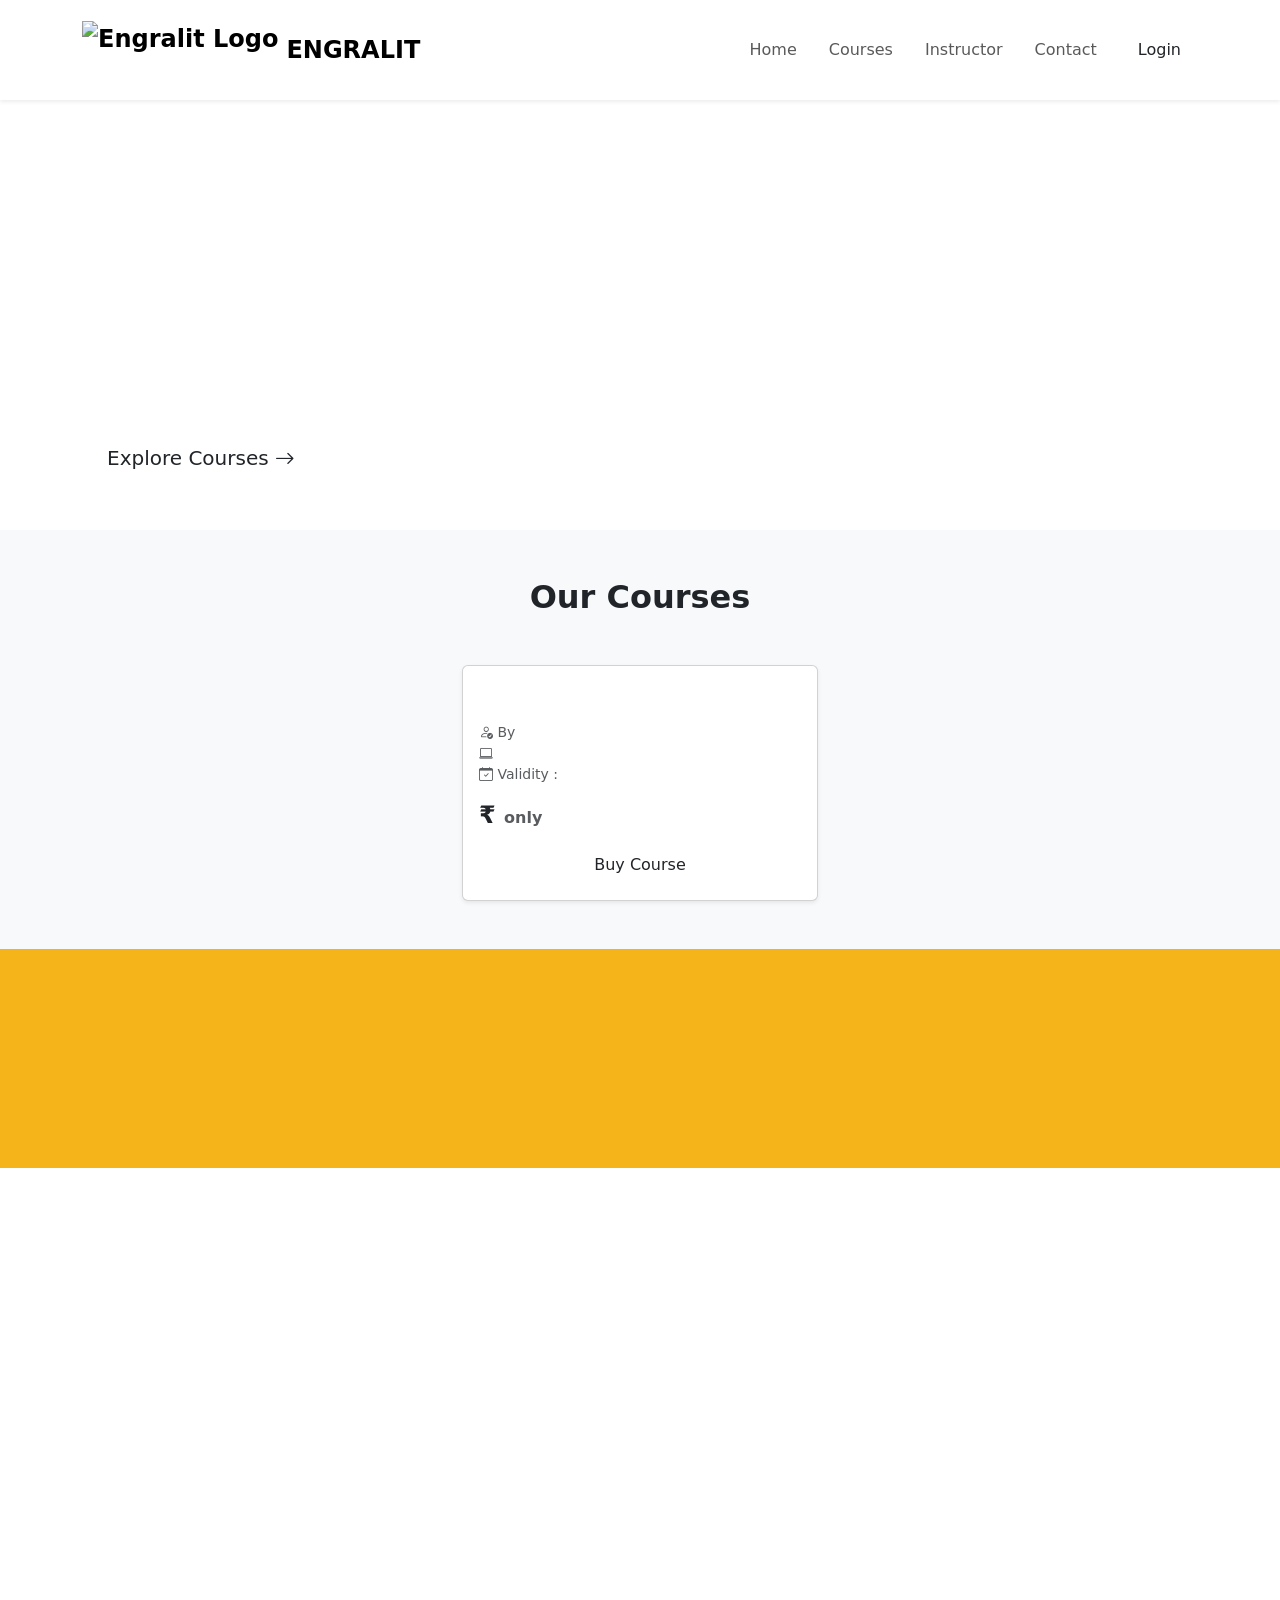
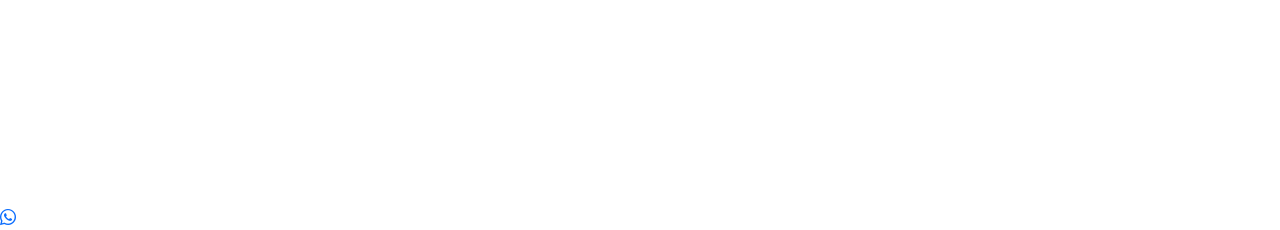
<file: engralit-website/target/classes/templates/index.html>
<!DOCTYPE html>
<html lang="en" xmlns:th="http://www.thymeleaf.org">
<head>
    <meta charset="UTF-8">
    <meta name="viewport" content="width=device-width, initial-scale=1.0">
    <title>Engralit - Your English Success Partner</title>

    <!-- Bootstrap CSS -->
    <link href="https://cdn.jsdelivr.net/npm/bootstrap@5.3.3/dist/css/bootstrap.min.css" rel="stylesheet">

    <!-- Bootstrap Icons -->
    <link rel="stylesheet" href="https://cdn.jsdelivr.net/npm/bootstrap-icons@1.11.3/font/bootstrap-icons.css">

    <!-- Custom CSS -->
    <link rel="stylesheet" th:href="@{/css/style.css}">

    <!-- Scroll zoom-in animation -->
    <style>
        .zoom-in-scroll {
            opacity: 0;
            transform: scale(0.85);
            transition: opacity 0.8s ease-out, transform 0.8s ease-out;
        }
        .zoom-in-scroll.visible {
            opacity: 1;
            transform: scale(1);
        }
        .bio-delay {
            transition-delay: 0.15s;
        }
    </style>
</head>
<body>

<!-- ===== NAVBAR ===== -->
<nav class="navbar navbar-expand-lg navbar-light bg-white shadow-sm sticky-top py-3">
    <div class="container">
        <a class="navbar-brand fw-bold fs-4 d-flex align-items-center gap-2" href="/">
            <img th:src="@{/images/logo.png}" alt="Engralit Logo" height="58">
            <span class="text-navy">ENGRALIT</span>
        </a>

        <button class="navbar-toggler" type="button" data-bs-toggle="collapse" data-bs-target="#navMenu">
            <span class="navbar-toggler-icon"></span>
        </button>

        <div class="collapse navbar-collapse justify-content-end" id="navMenu">
            <ul class="navbar-nav gap-3 align-items-center">
                <li class="nav-item"><a class="nav-link" href="/">Home</a></li>
                <li class="nav-item"><a class="nav-link" href="#courses">Courses</a></li>
                <li class="nav-item"><a class="nav-link" href="#instructor">Instructor</a></li>
                <li class="nav-item"><a class="nav-link" href="#contact">Contact</a></li>
                <li class="nav-item">
                    <a class="btn btn-gold px-3" href="/login">Login</a>
                </li>
            </ul>
        </div>
    </div>
</nav>

<!-- ===== HERO ===== -->
<section class="hero-section text-white">
    <div class="container py-5">
        <div class="row align-items-center">
            <div class="col-lg-7">
                <span class="badge bg-gold text-navy mb-3 px-3 py-2">
                    Your Path to JRF & Assistant Professor
                </span>

                <h1 class="display-4 fw-bold">
                    Target NET/SET
                    <span class="text-gold">English</span>
                </h1>

                <p class="lead mt-3">
                    Complete Preparation for UGC NET & SET Exams —
                    Literature, Linguistics, Literary Criticism & ELT.
                </p>

                <a href="#courses" class="btn btn-gold btn-lg mt-3 px-4">
                    Explore Courses
                    <i class="bi bi-arrow-right"></i>
                </a>
            </div>
        </div>
    </div>
</section>

<!-- ===== COURSES ===== -->
<section id="courses" class="py-5 bg-light">
    <div class="container">

        <h2 class="text-center fw-bold mb-5 text-navy">
            Our Courses
        </h2>

        <div class="row g-4 justify-content-center">

            <div class="col-md-6 col-lg-4"
                 th:each="course : ${courses}">

                <div class="card course-card h-100 shadow-sm">

                    <div class="card-body d-flex flex-column">

                        <span class="badge bg-navy mb-2 align-self-start"
                              th:text="${course.durationDays} + ' Days Crash Course'">
                        </span>

                        <h5 class="card-title fw-bold"
                            th:text="${course.title}">
                        </h5>

                        <p class="card-text text-muted"
                           th:text="${course.tagline}">
                        </p>

                        <ul class="list-unstyled small text-muted mb-3">

                            <li>
                                <i class="bi bi-person-check text-navy"></i>
                                By
                                <span th:text="${course.facultyName}"></span>
                            </li>

                            <li>
                                <i class="bi bi-laptop text-navy"></i>
                                <span th:text="${course.mode}"></span>
                            </li>

                            <li>
                                <i class="bi bi-calendar-check text-navy"></i>
                                Validity :
                                <span th:text="${course.validity}"></span>
                            </li>

                        </ul>

                        <div class="mt-auto">

                            <h4 class="text-navy fw-bold mb-3">
                                ₹ <span th:text="${course.price}"></span>
                                <small class="text-muted fs-6">only</small>
                            </h4>

                            <a th:href="@{'/course/' + ${course.id}}"
                               class="btn btn-navy w-100">
                                Buy Course
                            </a>

                        </div>

                    </div>

                </div>

            </div>

        </div>

    </div>
</section>
<!-- ===== KNOW YOUR INSTRUCTOR BANNER ===== -->
<section class="py-5" style="background-color: #f4b41a;">
    <div class="container text-center zoom-in-scroll">
        <h4 class="fw-bold text-navy mb-2" style="letter-spacing: 1px;">KNOW YOUR INSTRUCTOR</h4>
        <h2 class="fw-bold text-dark mb-4">M. BALAJI</h2>

        <div class="d-flex flex-wrap justify-content-center align-items-center gap-3">
            <span class="fw-semibold text-dark">Government School Teacher</span>
            <span class="rounded-circle bg-white" style="width:8px;height:8px;"></span>
            <span class="fw-semibold text-dark">NET/SET Qualified</span>
            <span class="rounded-circle bg-white" style="width:8px;height:8px;"></span>
            <span class="fw-semibold text-dark">5-10 yrs Teaching Experience</span>
        </div>
    </div>
</section>

<!-- ===== MEET YOUR INSTRUCTOR ===== -->
<section id="instructor" class="py-5 bg-white">

    <div class="container">

        <div class="row align-items-center g-5">

            <!-- Photo -->
            <div class="col-lg-5 text-center">

                <img th:src="@{/images/instructor.png}"
                     alt="M. Balaji"
                     class="rounded-circle shadow zoom-in-scroll"
                     style="width:280px;height:280px;object-fit:cover;border:6px solid #f4b41a;">

            </div>

            <!-- Details -->
            <div class="col-lg-7 zoom-in-scroll bio-delay">

                <span class="badge bg-warning text-dark px-3 py-2 mb-3">
                    Meet Your Instructor
                </span>

                <h2 class="fw-bold text-navy mb-3">
                    M. BALAJI
                </h2>

                <div class="d-flex flex-wrap gap-3 mb-4">

                    <span>
                        <i class="bi bi-patch-check-fill text-warning"></i>
                        Government School Teacher
                    </span>

                    <span>
                        <i class="bi bi-patch-check-fill text-warning"></i>
                        NET / SET Qualified
                    </span>

                    <span>
                        <i class="bi bi-patch-check-fill text-warning"></i>
                        5+ Years Teaching Experience
                    </span>

                </div>

                <p class="text-muted" style="line-height:1.9;font-size:17px;">

                    Hello! I am <strong>M. Balaji</strong>, a passionate English educator dedicated to helping students succeed in UGC NET and SET examinations.

                    My teaching focuses on English Literature, Linguistics, Literary Criticism and ELT with practical, exam-oriented strategies.

                    Hundreds of students have benefited from my structured approach, simplified explanations and classroom-tested methods.

                </p>

                <a href="#courses"
                   class="btn btn-navy px-4 mt-2">

                    Explore My Courses

                    <i class="bi bi-arrow-right"></i>

                </a>

            </div>

        </div>

    </div>

</section>

<!-- ===== FOOTER ===== -->
<footer id="contact" class="bg-navy text-white py-4">

    <div class="container text-center">

        <p class="mb-1 fw-bold">
            ENGRALIT — Your English Success Partner
        </p>

        <p class="mb-0">
            <i class="bi bi-telephone"></i>
            7799691771
        </p>

    </div>

</footer>

<!-- WhatsApp -->
<a href="https://wa.me/917799691771"
   target="_blank"
   class="whatsapp-float">

    <i class="bi bi-whatsapp"></i>

</a>

<script src="https://cdn.jsdelivr.net/npm/bootstrap@5.3.3/dist/js/bootstrap.bundle.min.js"></script>

<script>
    document.addEventListener('DOMContentLoaded', function () {
        const zoomEls = document.querySelectorAll('.zoom-in-scroll');
        const observer = new IntersectionObserver((entries) => {
            entries.forEach(entry => {
                if (entry.isIntersecting) {
                    entry.target.classList.add('visible');
                } else {
                    entry.target.classList.remove('visible');
                }
            });
        }, { threshold: 0.3 });

        zoomEls.forEach(el => observer.observe(el));
    });
</script>


</body>
</html>
</file>
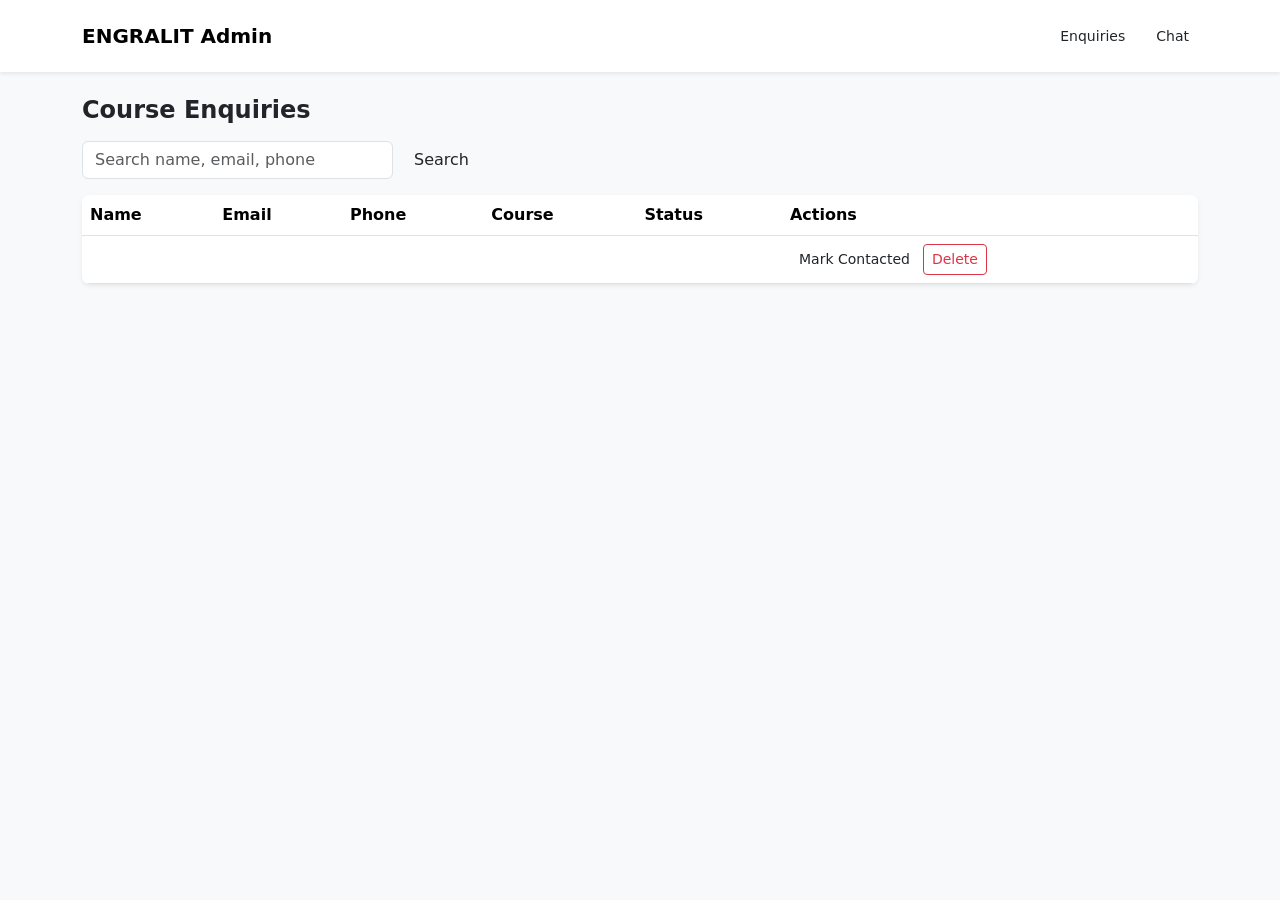
<file: engralit-website/target/classes/templates/admin-enquiries.html>
<!DOCTYPE html>
<html lang="en" xmlns:th="http://www.thymeleaf.org">
<head>
    <meta charset="UTF-8">
    <title>Admin - Enquiries</title>
    <link href="https://cdn.jsdelivr.net/npm/bootstrap@5.3.3/dist/css/bootstrap.min.css" rel="stylesheet">
    <link rel="stylesheet" href="https://cdn.jsdelivr.net/npm/bootstrap-icons@1.11.3/font/bootstrap-icons.css">
    <link rel="stylesheet" th:href="@{/css/style.css}">
</head>
<body class="bg-light">

<nav class="navbar navbar-light bg-white shadow-sm py-3">
    <div class="container">
        <a class="navbar-brand fw-bold text-navy" href="/">ENGRALIT Admin</a>
        <div>
            <a href="/admin/enquiries" class="btn btn-outline-navy btn-sm me-2">Enquiries</a>
            <a href="/admin/chat" class="btn btn-outline-navy btn-sm">Chat</a>
        </div>
    </div>
</nav>

<div class="container py-4">
    <h4 class="fw-bold text-navy mb-3">Course Enquiries</h4>

    <form method="get" class="d-flex mb-3" style="max-width:400px;">
        <input type="text" name="search" th:value="${search}" class="form-control me-2" placeholder="Search name, email, phone">
        <button class="btn btn-navy">Search</button>
    </form>

    <div class="table-responsive bg-white rounded-3 shadow-sm">
        <table class="table table-hover mb-0 align-middle">
            <thead>
            <tr>
                <th>Name</th><th>Email</th><th>Phone</th><th>Course</th><th>Status</th><th>Actions</th>
            </tr>
            </thead>
            <tbody>
            <tr th:each="e : ${enquiries}">
                <td th:text="${e.fullName}"></td>
                <td th:text="${e.email}"></td>
                <td th:text="${e.phone}"></td>
                <td th:text="${e.courseName}"></td>
                <td>
                    <span class="badge" th:classappend="${e.status == 'NEW'} ? 'bg-warning text-dark' : 'bg-success'"
                          th:text="${e.status}"></span>
                </td>
                <td class="d-flex gap-1">
                    <form th:action="@{'/admin/enquiries/' + ${e.id} + '/contacted'}" method="post">
                        <button class="btn btn-sm btn-outline-navy" th:disabled="${e.status == 'CONTACTED'}">Mark Contacted</button>
                    </form>
                    <form th:action="@{'/admin/enquiries/' + ${e.id} + '/delete'}" method="post"
                          onsubmit="return confirm('Delete this enquiry?');">
                        <button class="btn btn-sm btn-outline-danger">Delete</button>
                    </form>
                </td>
            </tr>
            </tbody>
        </table>
    </div>
</div>

</body>
</html>
</file>
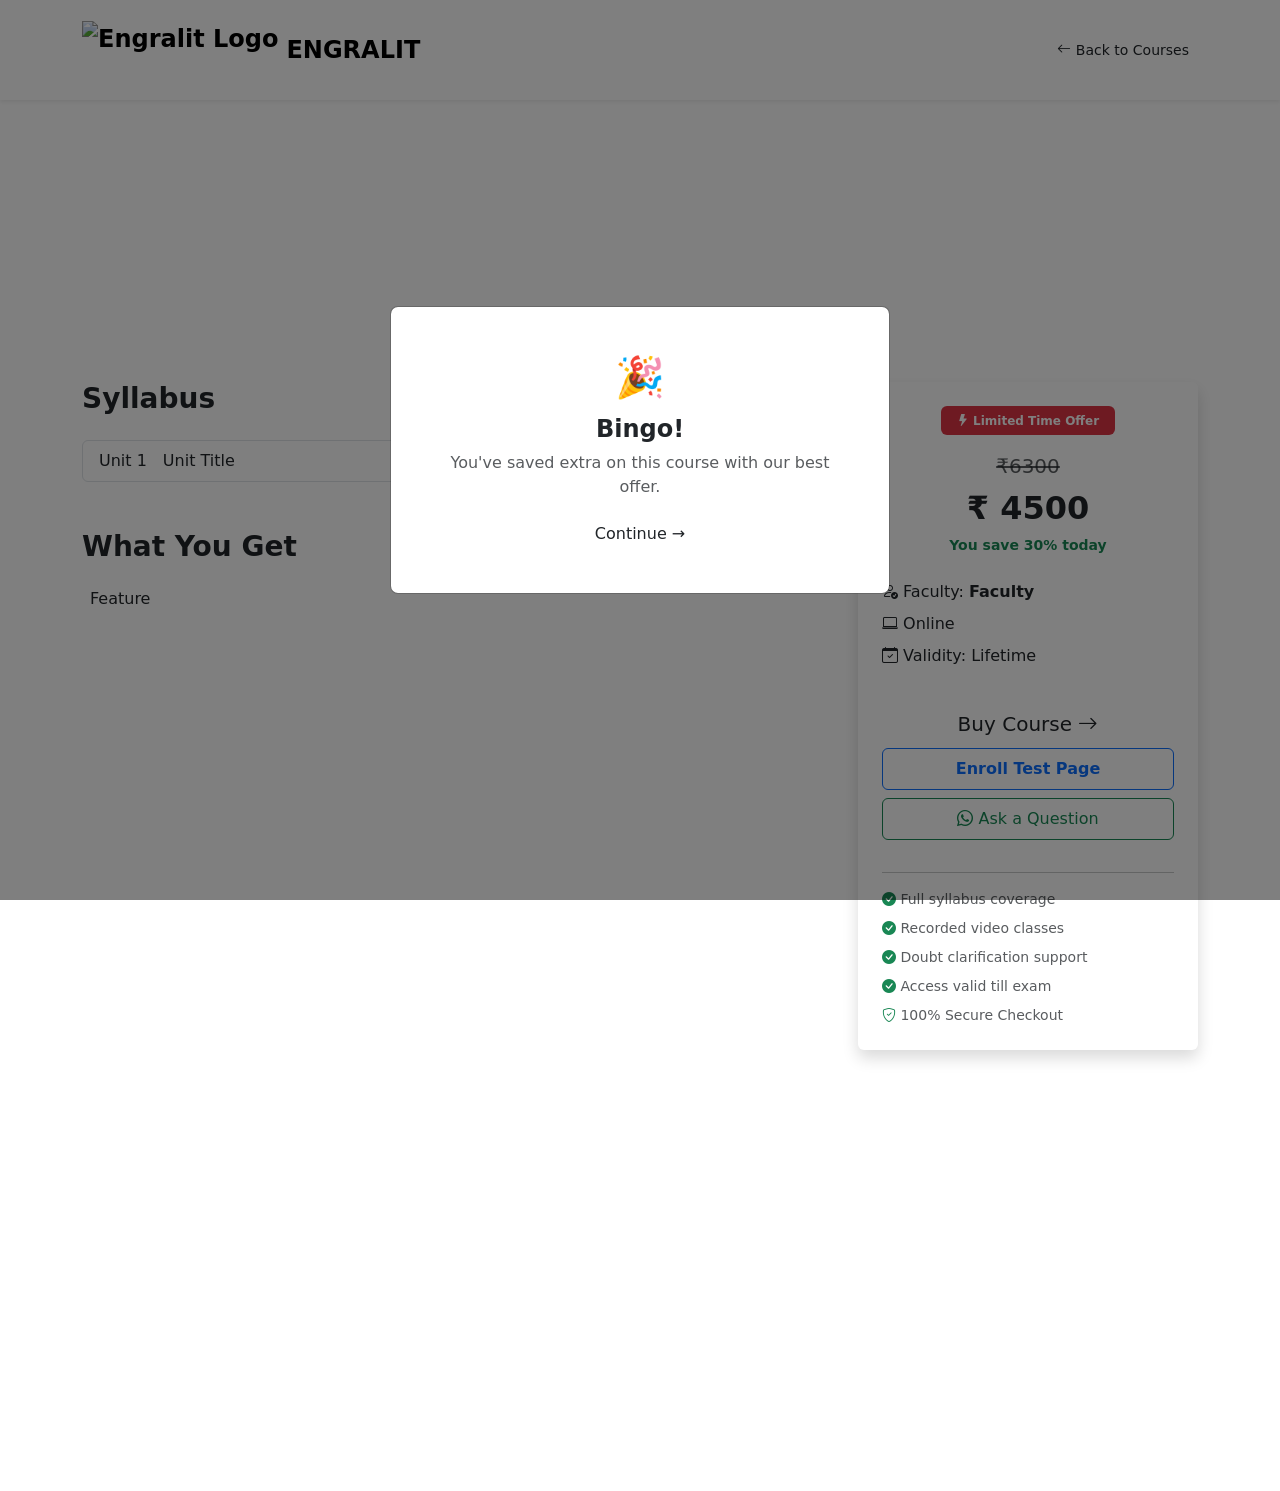
<file: engralit-website/target/classes/templates/course-detail.html>
<!DOCTYPE html>
<html lang="en" xmlns:th="http://www.thymeleaf.org">
<head>
    <meta charset="UTF-8">
    <meta name="viewport" content="width=device-width, initial-scale=1.0">
    <title th:text="${course.title} + ' | Engralit'">Course Detail</title>

    <link href="https://cdn.jsdelivr.net/npm/bootstrap@5.3.3/dist/css/bootstrap.min.css" rel="stylesheet">
    <link rel="stylesheet" href="https://cdn.jsdelivr.net/npm/bootstrap-icons@1.11.3/font/bootstrap-icons.css">
    <link rel="stylesheet" th:href="@{/css/style.css}">

    <!-- ===== ZOOM-IN-SCROLL CSS ===== -->
    <style>
        .zoom-in-scroll {
            opacity: 0;
            transform: scale(0.85);
            transition: opacity 0.8s ease-out, transform 0.8s ease-out;
        }
        .zoom-in-scroll.visible {
            opacity: 1;
            transform: scale(1);
        }
        .bio-delay {
            transition-delay: 0.15s;
        }
    </style>
</head>
<body>

<!-- Navbar -->
<nav class="navbar navbar-light bg-white shadow-sm py-3">
    <div class="container">
        <a class="navbar-brand fw-bold fs-4 text-navy d-flex align-items-center gap-2" href="/">
            <img th:src="@{/images/logo.png}" alt="Engralit Logo" height="58">
            ENGRALIT
        </a>

        <a href="/" class="btn btn-outline-navy btn-sm">
            <i class="bi bi-arrow-left"></i> Back to Courses
        </a>
    </div>
</nav>

<!-- Hero -->
<section class="hero-section text-white py-5">
    <div class="container">

        <span class="badge bg-gold text-navy mb-2 px-3 py-2"
              th:text="${course.durationDays} + ' Days Target Course'">
            60 Days
        </span>

        <h1 class="fw-bold" th:text="${course.title}">
            Course Title
        </h1>

        <p class="lead" th:text="${course.tagline}">
            Tagline
        </p>

    </div>
</section>

<!-- Main Content -->
<section class="container py-5">
    <div class="row g-5">

        <!-- LEFT SIDE -->
        <div class="col-lg-8">

            <h3 class="fw-bold text-navy mb-4">
                Syllabus
            </h3>

            <div class="list-group">

                <div class="list-group-item d-flex align-items-center gap-3"
                     th:each="unit : ${course.syllabusUnits}">

                    <span class="unit-badge"
                          th:text="'Unit ' + ${unit.unitNo}">
                        Unit 1
                    </span>

                    <span th:text="${unit.unitTitle}">
                        Unit Title
                    </span>

                </div>

            </div>

            <h3 class="fw-bold text-navy mt-5 mb-4">
                What You Get
            </h3>

            <div class="row g-3">

                <div class="col-6"
                     th:each="feature : ${course.features}">

                    <div class="d-flex align-items-center gap-2">

                        <i th:class="'bi ' + ${feature.iconClass} + ' text-gold fs-4'"></i>

                        <span th:text="${feature.featureText}">
                            Feature
                        </span>

                    </div>

                </div>

            </div>

        </div>

        <!-- RIGHT SIDE BUY BOX -->
        <div class="col-lg-4">

            <div class="card shadow border-0 sticky-top" style="top:100px;">

                <div class="card-body p-4">

                    <!-- Offer Badge -->
                    <div class="text-center mb-3">
                        <span class="badge bg-danger px-3 py-2">
                            <i class="bi bi-lightning-fill"></i>
                            Limited Time Offer
                        </span>
                    </div>

                    <!-- Price -->
                    <div class="text-center mb-4">

                        <span class="text-muted text-decoration-line-through fs-5"
                              th:text="'₹' + ${course.price * 1.4}">
                            ₹6300
                        </span>

                        <h2 class="text-navy fw-bold mt-2">
                            ₹ <span th:text="${course.price}">4500</span>
                        </h2>

                        <p class="text-success fw-bold small mb-0">
                            You save 30% today
                        </p>

                    </div>

                    <!-- Course Details -->
                    <ul class="list-unstyled mb-4">

                        <li class="mb-2">
                            <i class="bi bi-person-check text-navy"></i>
                            Faculty:
                            <strong th:text="${course.facultyName}">
                                Faculty
                            </strong>
                        </li>

                        <li class="mb-2">
                            <i class="bi bi-laptop text-navy"></i>
                            <span th:text="${course.mode}">
                                Online
                            </span>
                        </li>

                        <li class="mb-2">
                            <i class="bi bi-calendar-check text-navy"></i>
                            Validity:
                            <span th:text="${course.validity}">
                                Lifetime
                            </span>
                        </li>

                    </ul>

                    <!-- Main Buy Button -->
                    <a th:href="@{'/enquiry/' + ${course.id}}"
                       class="btn btn-gold w-100 btn-lg mt-2">
                        Buy Course <i class="bi bi-arrow-right"></i>
                    </a>

                    <!-- Test Enroll -->
                    <a th:href="@{'/enroll-test/' + ${course.id}}"
                       class="btn btn-outline-primary w-100 mb-2 py-2 fw-bold">
                        Enroll Test Page
                    </a>

                    <!-- WhatsApp -->
                    <a th:href="'https://wa.me/91' + ${course.contactNumber}"
                       target="_blank"
                       class="btn btn-outline-success w-100 py-2 mb-3">

                        <i class="bi bi-whatsapp"></i>
                        Ask a Question

                    </a>

                    <hr>

                    <!-- Features -->
                    <ul class="list-unstyled text-start small text-muted mb-0">

                        <li class="mb-2">
                            <i class="bi bi-check-circle-fill text-success"></i>
                            Full syllabus coverage
                        </li>

                        <li class="mb-2">
                            <i class="bi bi-check-circle-fill text-success"></i>
                            Recorded video classes
                        </li>

                        <li class="mb-2">
                            <i class="bi bi-check-circle-fill text-success"></i>
                            Doubt clarification support
                        </li>

                        <li class="mb-2">
                            <i class="bi bi-check-circle-fill text-success"></i>
                            Access valid till exam
                        </li>

                        <li>
                            <i class="bi bi-shield-check text-success"></i>
                            100% Secure Checkout
                        </li>

                    </ul>

                </div>

            </div>

        </div>

    </div>
</section>

<!-- ===== INSTRUCTOR BIO with ZOOM-IN-SCROLL ===== -->
<section class="py-5 bg-white">
    <div class="container">
        <div class="row align-items-center g-5">

            <!-- PHOTO with zoom-in-scroll -->
            <div class="col-lg-5 text-center">
                <img th:src="@{/images/instructor.png}" alt="M. Balaji"
                     class="img-fluid rounded-4 shadow zoom-in-scroll"
                     style="width:280px;height:280px;object-fit:cover;border:6px solid #f4b41a;">
            </div>

            <!-- BIO with zoom-in-scroll + delay -->
            <div class="col-lg-7 zoom-in-scroll bio-delay">
                <p class="text-muted" style="font-size: 1.05rem; line-height: 1.8;">
                    Hello! I am M. Balaji, and I'm excited to be your guide and mentor on this learning journey.
                    As a serving <strong>Government School Teacher</strong> with hands-on classroom experience,
                    I specialize in English Literature, Linguistics, Literary Criticism, and ELT — helping students
                    crack UGC NET and SET exams with confidence. My teaching approach combines exam-focused strategy
                    with real classroom-tested methods to help you succeed.
                </p>
            </div>

        </div>
    </div>
</section>

<!-- Footer -->
<footer class="bg-navy text-white py-4">

    <div class="container text-center">

        <p class="mb-1 fw-bold">
            ENGRALIT — Your English Success Partner
        </p>

        <p class="mb-0">
            <i class="bi bi-telephone"></i>
            <span th:text="${course.contactNumber}">
                7799691771
            </span>
        </p>

    </div>

</footer>

<script src="https://cdn.jsdelivr.net/npm/bootstrap@5.3.3/dist/js/bootstrap.bundle.min.js"></script>

<!-- ===== ZOOM-IN-SCROLL JAVASCRIPT ===== -->
<script>
    document.addEventListener('DOMContentLoaded', function () {
        const zoomEls = document.querySelectorAll('.zoom-in-scroll');
        const observer = new IntersectionObserver((entries) => {
            entries.forEach(entry => {
                if (entry.isIntersecting) {
                    entry.target.classList.add('visible');
                } else {
                    entry.target.classList.remove('visible');
                }
            });
        }, { threshold: 0.3 });

        zoomEls.forEach(el => observer.observe(el));
    });
</script>

<!-- Enroll Button Script -->

<!-- Discount Modal -->
<div class="modal fade" id="discountModal" tabindex="-1">
    <div class="modal-dialog modal-dialog-centered">
        <div class="modal-content text-center p-4">
            <div class="modal-body">
                <div class="fs-1 mb-2">🎉</div>
                <h4 class="fw-bold text-navy">Bingo!</h4>
                <p class="text-muted">You've saved extra on this course with our best offer.</p>
                <button type="button" class="btn btn-navy px-4" data-bs-dismiss="modal">Continue →</button>
            </div>
        </div>
    </div>
</div>

<script>
    window.addEventListener('load', function () {
        var modal = new bootstrap.Modal(document.getElementById('discountModal'));
        modal.show();
    });
</script>

</body>
</html>
</file>
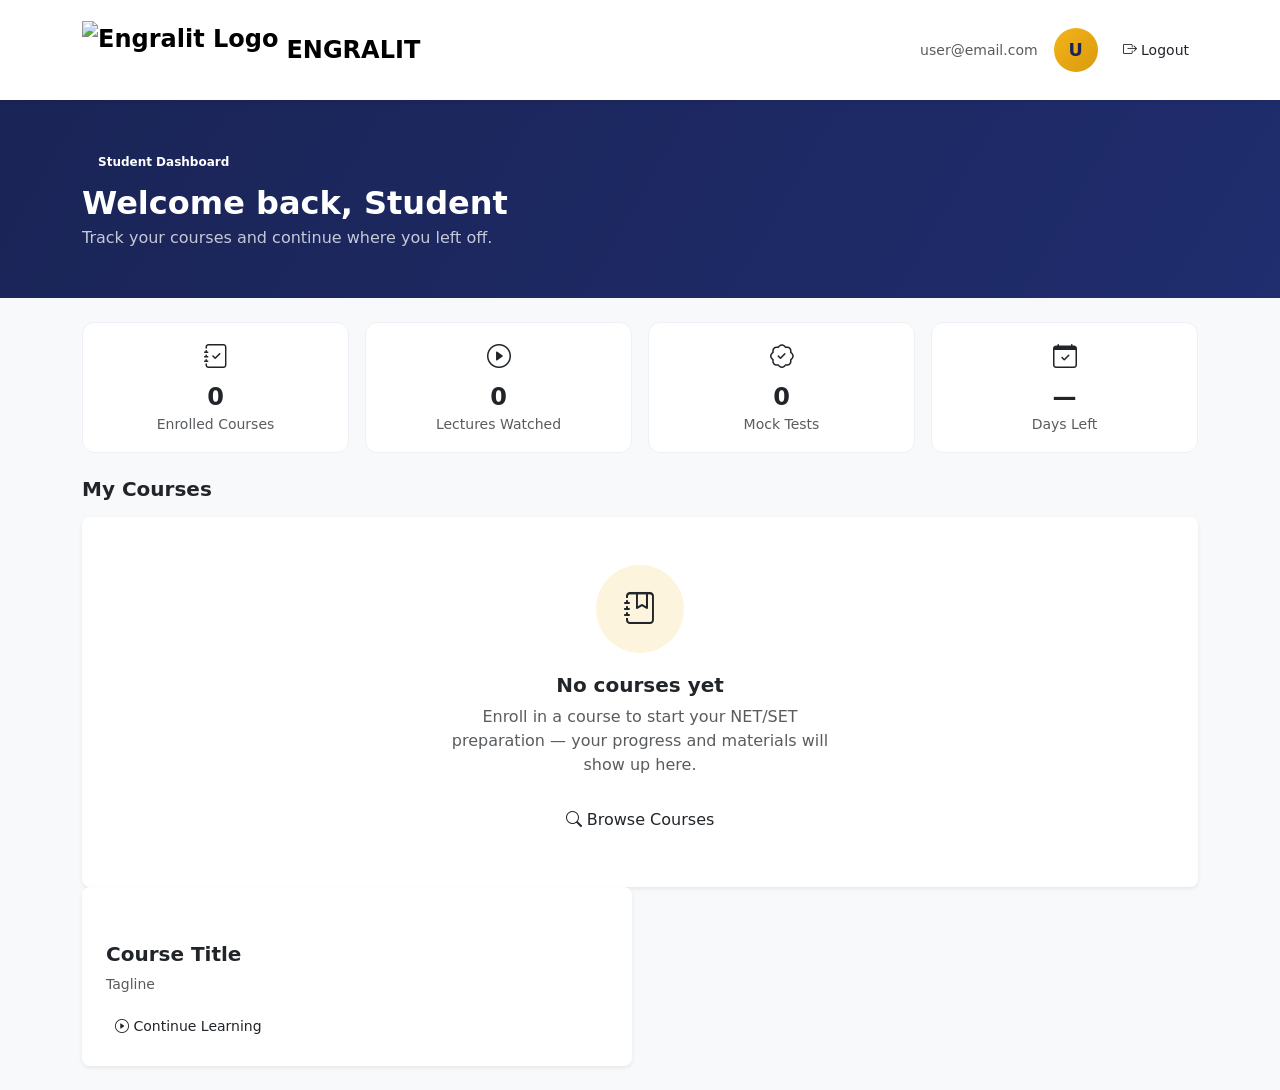
<file: engralit-website/target/classes/templates/dashboard.html>
<!DOCTYPE html>
<html lang="en" xmlns:th="http://www.thymeleaf.org">
<head>
    <meta charset="UTF-8">
    <meta name="viewport" content="width=device-width, initial-scale=1.0">
    <title>My Dashboard - Engralit</title>
    <link href="https://cdn.jsdelivr.net/npm/bootstrap@5.3.3/dist/css/bootstrap.min.css" rel="stylesheet">
    <link rel="stylesheet" href="https://cdn.jsdelivr.net/npm/bootstrap-icons@1.11.3/font/bootstrap-icons.css">
    <link rel="stylesheet" th:href="@{/css/style.css}">
    <style>
        .avatar-circle {
            width: 44px;
            height: 44px;
            border-radius: 50%;
            background: linear-gradient(135deg, #f4b41a, #d99a0e);
            color: #1a2456;
            display: flex;
            align-items: center;
            justify-content: center;
            font-weight: 700;
            font-size: 1.1rem;
            flex-shrink: 0;
        }
        .dash-hero {
            background: linear-gradient(120deg, #1a2456 0%, #202d6e 100%);
        }
        .empty-state-icon {
            width: 88px;
            height: 88px;
            border-radius: 50%;
            background: #fdf4de;
            display: flex;
            align-items: center;
            justify-content: center;
            margin: 0 auto 1.25rem;
        }
        .stat-card {
            border: 1px solid #eef0f5;
            border-radius: 12px;
            transition: transform 0.15s ease, box-shadow 0.15s ease;
        }
        .stat-card:hover {
            transform: translateY(-2px);
            box-shadow: 0 8px 20px rgba(26, 36, 86, 0.08);
        }
    </style>
</head>
<body class="bg-light">

<nav class="navbar navbar-expand-lg navbar-light bg-white shadow-sm sticky-top py-3">
    <div class="container">
        <a class="navbar-brand fw-bold fs-4 d-flex align-items-center gap-2" href="/">
            <img th:src="@{/images/logo.png}" alt="Engralit Logo" height="58">
            <span class="text-navy">ENGRALIT</span>
        </a>
        <div class="d-flex align-items-center gap-3">
            <span class="d-none d-sm-inline text-muted small" th:text="${email}">user@email.com</span>
            <div class="avatar-circle" th:text="${#strings.substring(email,0,1).toUpperCase()}">U</div>
            <form th:action="@{/logout}" method="post" class="mb-0">
                <button type="submit" class="btn btn-outline-navy btn-sm">
                    <i class="bi bi-box-arrow-right"></i> Logout
                </button>
            </form>
        </div>
    </div>
</nav>

<section class="dash-hero text-white py-5">
    <div class="container">
        <span class="badge bg-gold text-navy mb-2 px-3 py-2">Student Dashboard</span>
        <h2 class="fw-bold mb-1">Welcome back, <span th:text="${#strings.arraySplit(email,'@')[0]}">Student</span></h2>
        <p class="mb-0 opacity-75">Track your courses and continue where you left off.</p>
    </div>
</section>

<section class="py-4">
    <div class="container">
        <div class="row g-3 mb-4">
            <div class="col-6 col-md-3">
                <div class="stat-card bg-white p-3 text-center h-100">
                    <i class="bi bi-journal-check fs-4 text-navy"></i>
                    <h4 class="fw-bold text-navy mt-2 mb-0" th:text="${enrollments.size()}">0</h4>
                    <small class="text-muted">Enrolled Courses</small>
                </div>
            </div>
            <div class="col-6 col-md-3">
                <div class="stat-card bg-white p-3 text-center h-100">
                    <i class="bi bi-play-circle fs-4 text-navy"></i>
                    <h4 class="fw-bold text-navy mt-2 mb-0">0</h4>
                    <small class="text-muted">Lectures Watched</small>
                </div>
            </div>
            <div class="col-6 col-md-3">
                <div class="stat-card bg-white p-3 text-center h-100">
                    <i class="bi bi-patch-check fs-4 text-navy"></i>
                    <h4 class="fw-bold text-navy mt-2 mb-0">0</h4>
                    <small class="text-muted">Mock Tests</small>
                </div>
            </div>
            <div class="col-6 col-md-3">
                <div class="stat-card bg-white p-3 text-center h-100">
                    <i class="bi bi-calendar-check fs-4 text-navy"></i>
                    <h4 class="fw-bold text-navy mt-2 mb-0">—</h4>
                    <small class="text-muted">Days Left</small>
                </div>
            </div>
        </div>

        <h5 class="fw-bold text-navy mb-3">My Courses</h5>

        <!-- Show this when NOT enrolled in anything -->
        <div th:if="${enrollments.isEmpty()}" class="bg-white rounded-3 shadow-sm text-center py-5 px-3">
            <div class="empty-state-icon">
                <i class="bi bi-journal-bookmark fs-2 text-gold"></i>
            </div>
            <h5 class="fw-bold text-navy mb-2">No courses yet</h5>
            <p class="text-muted mb-4" style="max-width: 380px; margin: 0 auto;">
                Enroll in a course to start your NET/SET preparation — your progress and materials will show up here.
            </p>
            <a href="/#courses" class="btn btn-navy px-4">
                <i class="bi bi-search"></i> Browse Courses
            </a>
        </div>

        <!-- Show this when enrolled in one or more courses -->
        <div class="row g-3" th:unless="${enrollments.isEmpty()}">
            <div class="col-md-6" th:each="enrollment : ${enrollments}">
                <div class="bg-white rounded-3 shadow-sm p-4 h-100">
                    <span class="badge bg-navy mb-2" th:text="${enrollment.course.durationDays} + ' Days'">60 Days</span>
                    <h5 class="fw-bold text-navy" th:text="${enrollment.course.title}">Course Title</h5>
                    <p class="text-muted small mb-3" th:text="${enrollment.course.tagline}">Tagline</p>
                    <a th:href="@{'/course/' + ${enrollment.course.id}}" class="btn btn-outline-navy btn-sm">
                        <i class="bi bi-play-circle"></i> Continue Learning
                    </a>
                </div>
            </div>
        </div>
    </div>
</section>

</body>
</html>
</file>
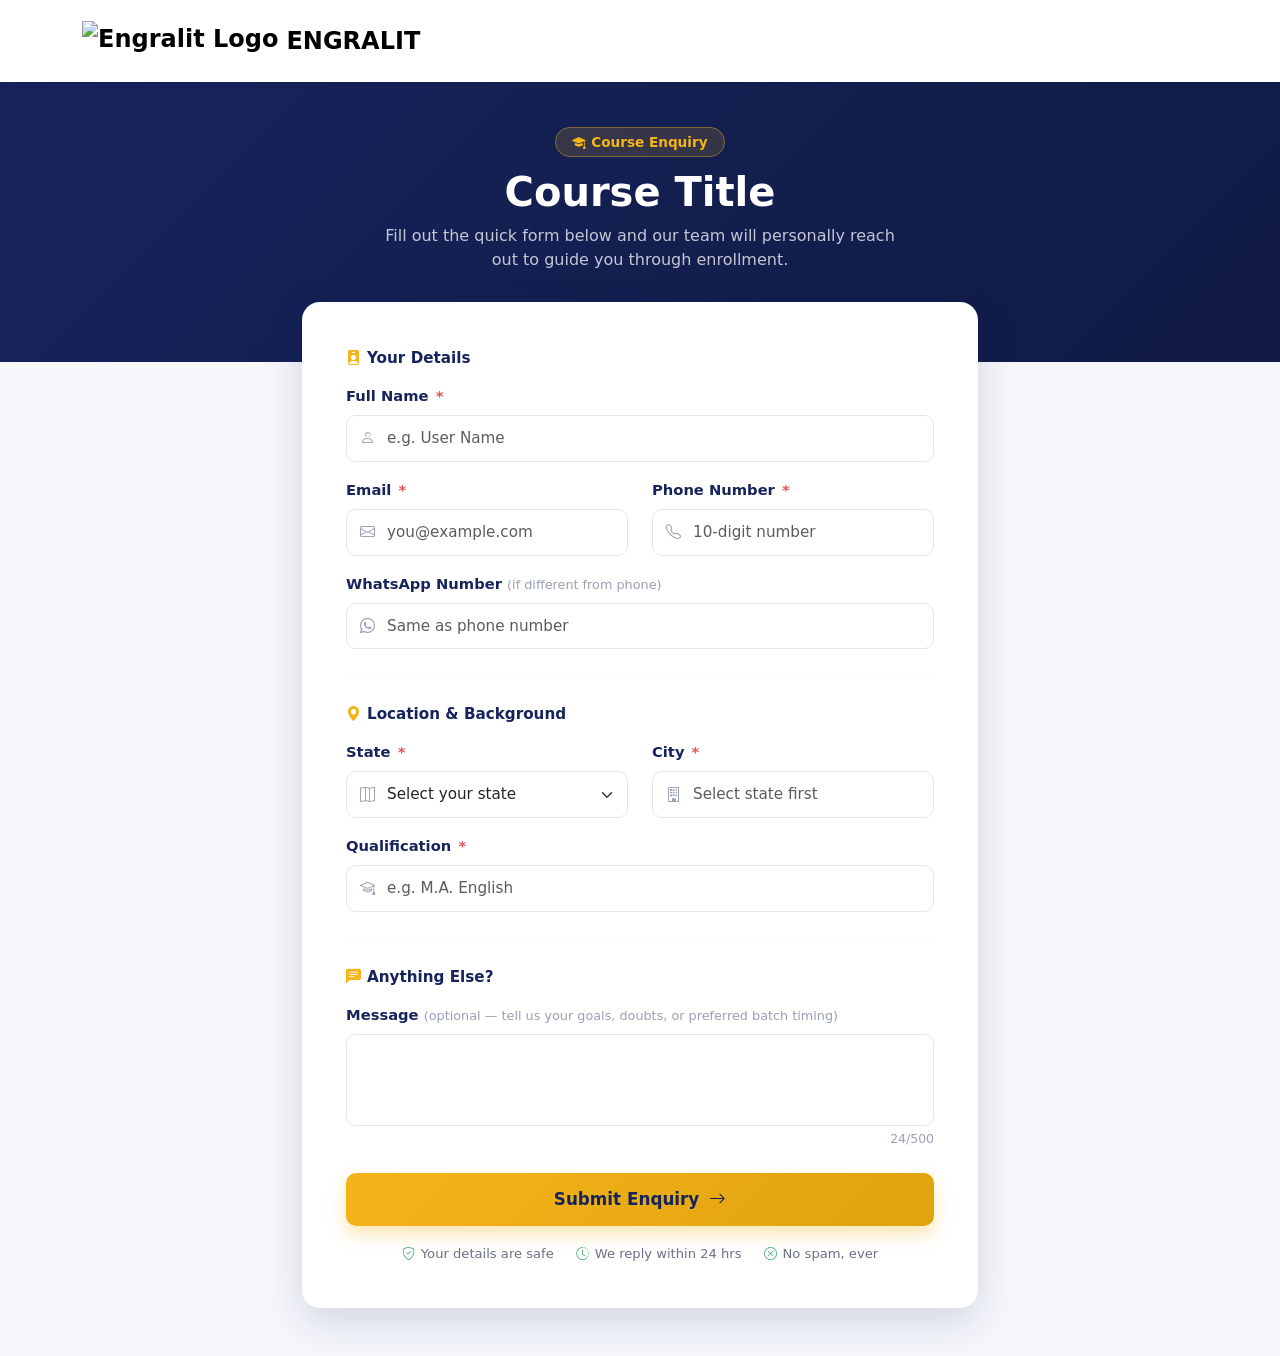
<file: engralit-website/target/classes/templates/enquiry-form.html>
<!DOCTYPE html>
<html lang="en" xmlns:th="http://www.thymeleaf.org">
<head>
    <meta charset="UTF-8">
    <meta name="viewport" content="width=device-width, initial-scale=1.0">

    <title>Course Enquiry - Engralit</title>

    <!-- Bootstrap CSS -->
    <link href="https://cdn.jsdelivr.net/npm/bootstrap@5.3.3/dist/css/bootstrap.min.css" rel="stylesheet">

    <!-- Bootstrap Icons -->
    <link rel="stylesheet" href="https://cdn.jsdelivr.net/npm/bootstrap-icons@1.11.3/font/bootstrap-icons.css">

    <!-- Custom CSS -->
    <link rel="stylesheet" th:href="@{/css/style.css}">

    <!-- Enquiry Form Styling -->
    <style>

        body {
            background: linear-gradient(180deg, #eef1fb 0%, #f5f7fb 260px, #f5f7fb 100%);
        }

        /* ===== Top accent banner behind the card ===== */
        .enquiry-hero {
            background: linear-gradient(135deg, #17245c 0%, #101a44 100%);
            padding: 48px 0 90px;
            color: #fff;
            text-align: center;
        }

        .enquiry-hero .badge-course {
            background: rgba(244, 180, 26, 0.15);
            color: #f4b41a;
            border: 1px solid rgba(244, 180, 26, 0.4);
            font-weight: 600;
            padding: 6px 16px;
            border-radius: 30px;
            font-size: 0.85rem;
        }

        .enquiry-hero h1 {
            font-weight: 800;
            margin-top: 14px;
            margin-bottom: 8px;
        }

        .enquiry-hero p {
            color: rgba(255,255,255,0.75);
            max-width: 520px;
            margin: 0 auto;
        }

        /* Pull the card up over the hero for a layered look */
        .enquiry-wrap {
            margin-top: -60px;
        }

        /* Enquiry Card */
        .enquiry-card {
            background: white;
            border: none;
            border-radius: 18px;
            box-shadow: 0 15px 40px rgba(23, 36, 92, 0.15);
            overflow: hidden;
        }

        .enquiry-card .card-body {
            padding: 2.75rem;
        }

        /* Section labels within the form */
        .section-tag {
            display: inline-flex;
            align-items: center;
            gap: 6px;
            color: #17245c;
            font-weight: 700;
            font-size: 0.95rem;
            margin-bottom: 14px;
        }

        .section-tag i {
            color: #f4b41a;
        }

        hr.section-divider {
            border-top: 1px dashed #e3e6f0;
            margin: 28px 0 24px;
        }

        /* Form Labels */
        .form-label {
            color: #17245c;
            font-weight: 600;
            font-size: 0.92rem;
        }

        .form-label .req {
            color: #e6535a;
            margin-left: 2px;
        }

        .form-label .opt {
            color: #9aa0b4;
            font-weight: 500;
            font-size: 0.8rem;
        }

        /* Input groups with icons */
        .input-icon-group {
            position: relative;
        }

        .input-icon-group i {
            position: absolute;
            left: 14px;
            top: 50%;
            transform: translateY(-50%);
            color: #9aa0b4;
            font-size: 0.95rem;
            pointer-events: none;
            transition: color 0.2s;
        }

        .input-icon-group .form-control,
        .input-icon-group .form-select {
            padding-left: 40px;
        }

        .input-icon-group .form-control:focus ~ i,
        .input-icon-group .form-select:focus ~ i {
            color: #f4b41a;
        }

        /* Input Fields */
        .form-control,
        .form-select {
            border-radius: 10px;
            padding: 11px 14px;
            border: 1.5px solid #e3e6f0;
            font-size: 0.95rem;
            transition: border-color 0.2s, box-shadow 0.2s;
        }

        /* Input Focus */
        .form-control:focus,
        .form-select:focus {
            border-color: #f4b41a;
            box-shadow: 0 0 0 0.2rem rgba(244, 180, 26, 0.18);
        }

        /* Valid state (filled + no error) */
        .form-control.is-touched-valid {
            border-color: #4caf7d;
        }

        textarea.form-control {
            resize: none;
        }

        .char-counter {
            font-size: 0.78rem;
            color: #9aa0b4;
            text-align: right;
            margin-top: 4px;
        }

        /* Submit Button */
        .btn-enquiry {
            background: linear-gradient(135deg, #f4b41a 0%, #e0a30f 100%);
            color: #17245c;
            border: none;
            font-weight: 700;
            border-radius: 10px;
            padding: 14px;
            font-size: 1.05rem;
            transition: transform 0.15s ease, box-shadow 0.15s ease;
            box-shadow: 0 8px 18px rgba(244, 180, 26, 0.35);
        }

        .btn-enquiry:hover {
            transform: translateY(-2px);
            box-shadow: 0 12px 22px rgba(244, 180, 26, 0.45);
            color: #17245c;
        }

        .btn-enquiry:active {
            transform: translateY(0);
        }

        .trust-row {
            display: flex;
            justify-content: center;
            gap: 22px;
            flex-wrap: wrap;
            margin-top: 18px;
            font-size: 0.82rem;
            color: #6b7186;
        }

        .trust-row span {
            display: flex;
            align-items: center;
            gap: 6px;
        }

        .trust-row i {
            color: #4caf7d;
        }

        @media (max-width: 576px) {
            .enquiry-card .card-body {
                padding: 1.75rem 1.25rem;
            }
        }

    </style>

</head>

<body>

<!-- ===== NAVBAR ===== -->
<nav class="navbar navbar-light bg-white shadow-sm py-3">

    <div class="container">

        <a class="navbar-brand fw-bold fs-4 text-navy d-flex align-items-center gap-2"
           href="/">

            <img th:src="@{/images/logo.png}"
                 alt="Engralit Logo"
                 height="40">

            ENGRALIT

        </a>

    </div>

</nav>

<!-- ===== HERO BANNER ===== -->
<div class="enquiry-hero">
    <div class="container">
        <span class="badge-course">
            <i class="bi bi-mortarboard-fill"></i>
            Course Enquiry
        </span>

        <h1 th:text="${course.title}">Course Title</h1>

        <p>
            Fill out the quick form below and our team will personally reach out to guide you through enrollment.
        </p>
    </div>
</div>

<!-- ===== COURSE ENQUIRY SECTION ===== -->
<section class="enquiry-wrap pb-5">

    <div class="container" style="max-width:700px;">

        <!-- Enquiry Card -->
        <div class="card enquiry-card">

            <div class="card-body">

                <!-- ===== ENQUIRY FORM ===== -->
                <form th:action="@{/enquiry}"
                      th:object="${enquiry}"
                      method="post"
                      id="enquiryForm"
                      novalidate>


                    <!-- Hidden Course Information -->

                    <input type="hidden"
                           th:field="*{courseId}">

                    <input type="hidden"
                           th:field="*{courseName}">


                    <!-- ===== SECTION: Personal Details ===== -->
                    <div class="section-tag">
                        <i class="bi bi-person-badge-fill"></i>
                        Your Details
                    </div>

                    <!-- Full Name -->

                    <div class="mb-3">

                        <label class="form-label">
                            Full Name <span class="req">*</span>
                        </label>

                        <div class="input-icon-group">
                            <input type="text"
                                   class="form-control"
                                   th:field="*{fullName}"
                                   placeholder="e.g. User Name"
                                   autocomplete="name"
                                   required>
                            <i class="bi bi-person"></i>
                        </div>

                        <div class="text-danger small"
                             th:if="${#fields.hasErrors('fullName')}"
                             th:errors="*{fullName}">
                        </div>

                    </div>


                    <!-- Email & Phone -->

                    <div class="row">

                        <div class="col-md-6 mb-3">

                            <label class="form-label">
                                Email <span class="req">*</span>
                            </label>

                            <div class="input-icon-group">
                                <input type="email"
                                       class="form-control"
                                       th:field="*{email}"
                                       placeholder="you@example.com"
                                       autocomplete="email"
                                       required>
                                <i class="bi bi-envelope"></i>
                            </div>

                            <div class="text-danger small"
                                 th:if="${#fields.hasErrors('email')}"
                                 th:errors="*{email}">
                            </div>

                        </div>


                        <div class="col-md-6 mb-3">

                            <label class="form-label">
                                Phone Number <span class="req">*</span>
                            </label>

                            <div class="input-icon-group">
                                <input type="tel"
                                       class="form-control"
                                       th:field="*{phone}"
                                       placeholder="10-digit number"
                                       inputmode="numeric"
                                       maxlength="10"
                                       pattern="[0-9]{10}"
                                       autocomplete="tel"
                                       required>
                                <i class="bi bi-telephone"></i>
                            </div>

                            <div class="text-danger small"
                                 th:if="${#fields.hasErrors('phone')}"
                                 th:errors="*{phone}">
                            </div>

                        </div>

                    </div>


                    <!-- WhatsApp Number -->

                    <div class="mb-2">

                        <label class="form-label">
                            WhatsApp Number
                            <span class="opt">(if different from phone)</span>
                        </label>

                        <div class="input-icon-group">
                            <input type="tel"
                                   class="form-control"
                                   th:field="*{whatsapp}"
                                   placeholder="Same as phone number"
                                   inputmode="numeric"
                                   maxlength="10">
                            <i class="bi bi-whatsapp"></i>
                        </div>

                        <div class="text-danger small"
                             th:if="${#fields.hasErrors('whatsapp')}"
                             th:errors="*{whatsapp}">
                        </div>

                    </div>


                    <hr class="section-divider">

                    <!-- ===== SECTION: Location & Background ===== -->
                    <div class="section-tag">
                        <i class="bi bi-geo-alt-fill"></i>
                        Location &amp; Background
                    </div>

                    <!-- State & City -->

                    <div class="row">

                        <div class="col-md-6 mb-3">

                            <label class="form-label">
                                State <span class="req">*</span>
                            </label>

                            <div class="input-icon-group">
                                <select class="form-select"
                                        th:field="*{state}"
                                        id="stateSelect"
                                        required>
                                    <option value="" disabled selected>Select your state</option>
                                </select>
                                <i class="bi bi-map"></i>
                            </div>

                            <div class="text-danger small"
                                 th:if="${#fields.hasErrors('state')}"
                                 th:errors="*{state}">
                            </div>

                        </div>


                        <div class="col-md-6 mb-3">

                            <label class="form-label">
                                City <span class="req">*</span>
                            </label>

                            <div class="input-icon-group">
                                <input type="text"
                                       class="form-control"
                                       th:field="*{city}"
                                       id="cityInput"
                                       list="cityOptions"
                                       placeholder="Select state first"
                                       autocomplete="address-level2"
                                       required>
                                <i class="bi bi-building"></i>
                            </div>

                            <datalist id="cityOptions"></datalist>

                            <div class="text-danger small"
                                 th:if="${#fields.hasErrors('city')}"
                                 th:errors="*{city}">
                            </div>

                        </div>

                    </div>


                    <!-- Qualification -->

                    <div class="mb-4">

                        <label class="form-label">
                            Qualification <span class="req">*</span>
                        </label>

                        <div class="input-icon-group">
                            <input type="text"
                                   class="form-control"
                                   th:field="*{qualification}"
                                   list="qualificationOptions"
                                   placeholder="e.g. M.A. English"
                                   required>
                            <i class="bi bi-mortarboard"></i>
                        </div>

                        <datalist id="qualificationOptions">
                            <option value="B.A. English">
                            <option value="M.A. English">
                            <option value="B.Ed">
                            <option value="M.Ed">
                            <option value="Ph.D">
                            <option value="B.A. (Other)">
                            <option value="M.A. (Other)">
                        </datalist>

                        <div class="text-danger small"
                             th:if="${#fields.hasErrors('qualification')}"
                             th:errors="*{qualification}">
                        </div>

                    </div>


                    <hr class="section-divider">

                    <!-- ===== SECTION: Message ===== -->
                    <div class="section-tag">
                        <i class="bi bi-chat-left-text-fill"></i>
                        Anything Else?
                    </div>

                    <!-- Message -->

                    <div class="mb-4">

                        <label class="form-label">
                            Message
                            <span class="opt">(optional — tell us your goals, doubts, or preferred batch timing)</span>
                        </label>

                        <textarea class="form-control"
                                  rows="3"
                                  maxlength="500"
                                  id="messageInput"
                                  th:field="*{message}">
                        </textarea>

                        <div class="char-counter">
                            <span id="charCount">0</span>/500
                        </div>

                    </div>


                    <!-- Submit Button -->

                    <button type="submit"
                            class="btn btn-enquiry w-100"
                            id="submitBtn">

                        <span id="submitLabel">Submit Enquiry</span>
                        <i class="bi bi-arrow-right ms-1"></i>

                    </button>

                    <div class="trust-row">
                        <span><i class="bi bi-shield-check"></i> Your details are safe</span>
                        <span><i class="bi bi-clock-history"></i> We reply within 24 hrs</span>
                        <span><i class="bi bi-x-circle"></i> No spam, ever</span>
                    </div>


                </form>

            </div>

        </div>

    </div>

</section>

<script>
    // ===== State -> City data (India, expand as needed) =====
    const stateCityData = {
        "Andhra Pradesh": ["Vijayawada", "Visakhapatnam", "Guntur", "Nellore", "Tirupati", "Kurnool", "Kadapa"],
        "Telangana": ["Hyderabad", "Warangal", "Nizamabad", "Karimnagar", "Khammam"],
        "Tamil Nadu": ["Chennai", "Coimbatore", "Madurai", "Tiruchirappalli", "Salem"],
        "Karnataka": ["Bengaluru", "Mysuru", "Hubballi", "Mangaluru", "Belagavi"],
        "Kerala": ["Thiruvananthapuram", "Kochi", "Kozhikode", "Thrissur", "Kollam"],
        "Maharashtra": ["Mumbai", "Pune", "Nagpur", "Nashik", "Aurangabad"],
        "Delhi": ["New Delhi", "Dwarka", "Rohini", "Saket", "Karol Bagh"],
        "Uttar Pradesh": ["Lucknow", "Kanpur", "Varanasi", "Agra", "Noida"],
        "West Bengal": ["Kolkata", "Howrah", "Durgapur", "Siliguri", "Asansol"],
        "Rajasthan": ["Jaipur", "Jodhpur", "Udaipur", "Kota", "Ajmer"],
        "Gujarat": ["Ahmedabad", "Surat", "Vadodara", "Rajkot", "Gandhinagar"],
        "Bihar": ["Patna", "Gaya", "Bhagalpur", "Muzaffarpur"],
        "Odisha": ["Bhubaneswar", "Cuttack", "Rourkela", "Berhampur"],
        "Punjab": ["Chandigarh", "Ludhiana", "Amritsar", "Jalandhar"],
        "Madhya Pradesh": ["Bhopal", "Indore", "Gwalior", "Jabalpur"],
        "Other": []
    };

    document.addEventListener('DOMContentLoaded', function () {
        const stateSelect = document.getElementById('stateSelect');
        const cityInput = document.getElementById('cityInput');
        const cityOptions = document.getElementById('cityOptions');
        const existingCity = cityInput.value; // pre-filled value from Thymeleaf (validation re-render)
        const existingState = stateSelect.getAttribute('data-selected') || '';

        // Populate state dropdown
        Object.keys(stateCityData).forEach(function (state) {
            const opt = document.createElement('option');
            opt.value = state;
            opt.textContent = state;
            stateSelect.appendChild(opt);
        });

        // Re-select state if the form re-rendered with a value (validation error case)
        const thymeleafStateValue = stateSelect.getAttribute('th-preselect');
        if (thymeleafStateValue && stateCityData[thymeleafStateValue]) {
            stateSelect.value = thymeleafStateValue;
            populateCities(thymeleafStateValue);
            if (existingCity) cityInput.value = existingCity;
        }

        stateSelect.addEventListener('change', function () {
            populateCities(this.value);
            cityInput.value = '';
            cityInput.placeholder = 'Type or select your city';
        });

        function populateCities(state) {
            cityOptions.innerHTML = '';
            const cities = stateCityData[state] || [];
            cities.forEach(function (city) {
                const opt = document.createElement('option');
                opt.value = city;
                cityOptions.appendChild(opt);
            });
        }

        // ===== Character counter for message =====
        const messageInput = document.getElementById('messageInput');
        const charCount = document.getElementById('charCount');
        function updateCharCount() {
            charCount.textContent = messageInput.value.length;
        }
        messageInput.addEventListener('input', updateCharCount);
        updateCharCount();

        // ===== Live valid-state highlighting =====
        const controls = document.querySelectorAll('.form-control[required], .form-select[required]');
        controls.forEach(function (el) {
            el.addEventListener('blur', function () {
                if (el.value.trim() !== '' && el.checkValidity()) {
                    el.classList.add('is-touched-valid');
                } else {
                    el.classList.remove('is-touched-valid');
                }
            });
        });

        // ===== Submit button loading state =====
        const form = document.getElementById('enquiryForm');
        const submitBtn = document.getElementById('submitBtn');
        const submitLabel = document.getElementById('submitLabel');
        form.addEventListener('submit', function () {
            if (form.checkValidity()) {
                submitBtn.disabled = true;
                submitLabel.textContent = 'Submitting...';
            }
        });
    });
</script>

</body>
</html>
</file>
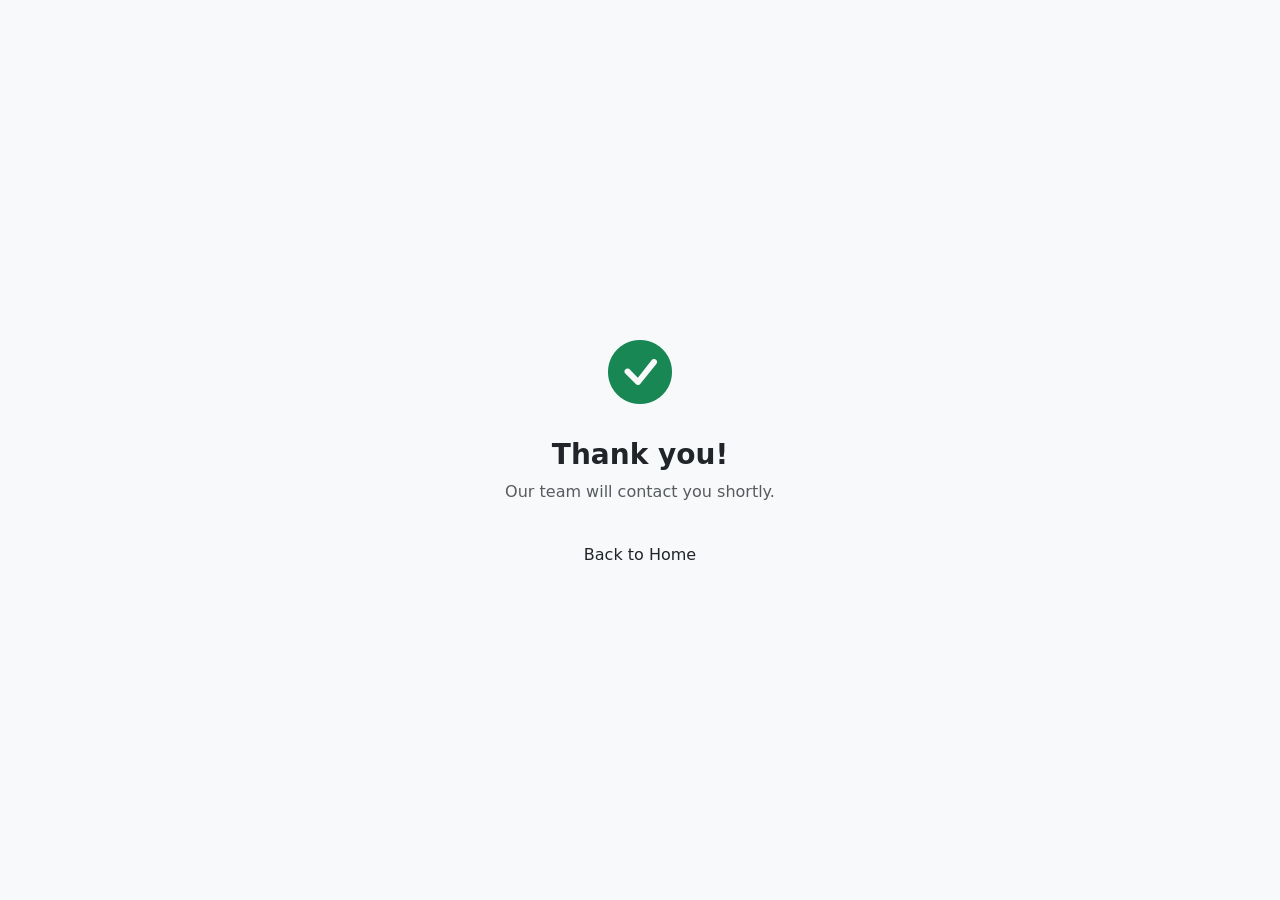
<file: engralit-website/target/classes/templates/enquiry-success.html>
<!DOCTYPE html>
<html lang="en" xmlns:th="http://www.thymeleaf.org">
<head>
    <meta charset="UTF-8">
    <meta name="viewport" content="width=device-width, initial-scale=1.0">
    <title>Thank You - Engralit</title>
    <link href="https://cdn.jsdelivr.net/npm/bootstrap@5.3.3/dist/css/bootstrap.min.css" rel="stylesheet">
    <link rel="stylesheet" href="https://cdn.jsdelivr.net/npm/bootstrap-icons@1.11.3/font/bootstrap-icons.css">
    <link rel="stylesheet" th:href="@{/css/style.css}">
</head>
<body class="bg-light d-flex align-items-center" style="min-height: 100vh;">

<div class="container text-center" style="max-width: 500px;">
    <i class="bi bi-check-circle-fill text-success" style="font-size: 4rem;"></i>
    <h3 class="fw-bold text-navy mt-3">Thank you!</h3>
    <p class="text-muted">Our team will contact you shortly.</p>
    <a href="/" class="btn btn-navy mt-3">Back to Home</a>
</div>

</body>
</html>
</file>
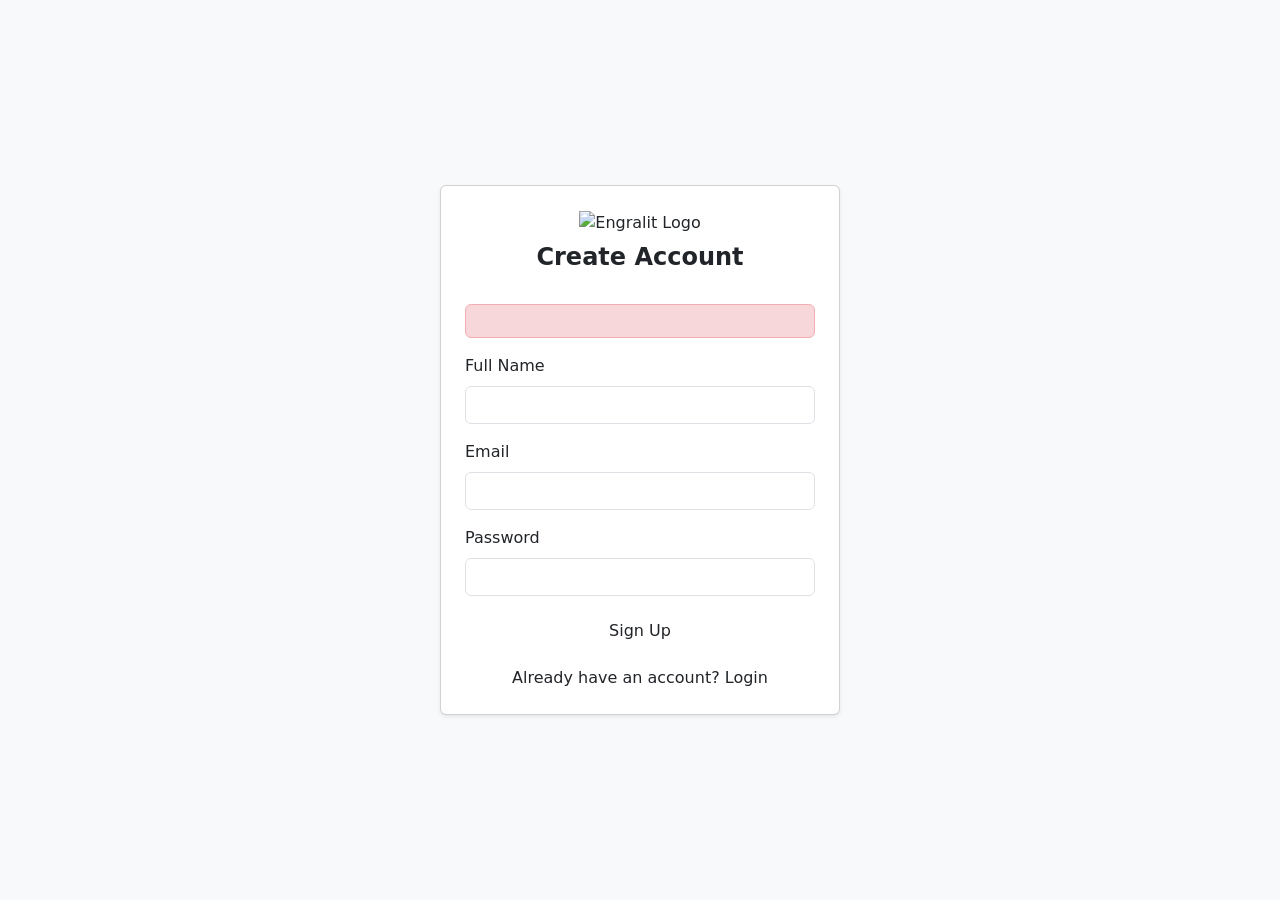
<file: engralit-website/target/classes/templates/signup.html>
<!DOCTYPE html>
<html lang="en" xmlns:th="http://www.thymeleaf.org">
<head>
    <meta charset="UTF-8">
    <title>Sign Up - Engralit</title>
    <link href="https://cdn.jsdelivr.net/npm/bootstrap@5.3.3/dist/css/bootstrap.min.css" rel="stylesheet">
    <link rel="stylesheet" th:href="@{/css/style.css}">
</head>
<body class="bg-light">

<div class="container d-flex align-items-center justify-content-center" style="min-height: 100vh;">
    <div class="card shadow-sm p-4" style="max-width: 400px; width: 100%;">
        <div class="text-center mb-4">
            <img th:src="@{/images/logo.png}" alt="Engralit Logo" height="58">
            <h4 class="text-navy fw-bold mt-2">Create Account</h4>
        </div>

        <div th:if="${error}" class="alert alert-danger" th:text="${error}"></div>

        <form th:action="@{/signup}" th:object="${user}" method="post">
            <div class="mb-3">
                <label class="form-label">Full Name</label>
                <input type="text" th:field="*{fullName}" class="form-control" required>
            </div>
            <div class="mb-3">
                <label class="form-label">Email</label>
                <input type="email" th:field="*{email}" class="form-control" required>
            </div>
            <div class="mb-3">
                <label class="form-label">Password</label>
                <input type="password" th:field="*{password}" class="form-control" required minlength="6">
            </div>
            <button type="submit" class="btn btn-navy w-100">Sign Up</button>
        </form>

        <p class="text-center mt-3 mb-0">
            Already have an account? <a th:href="@{/login}">Login</a>
        </p>
    </div>
</div>

</body>
</html>
</file>
